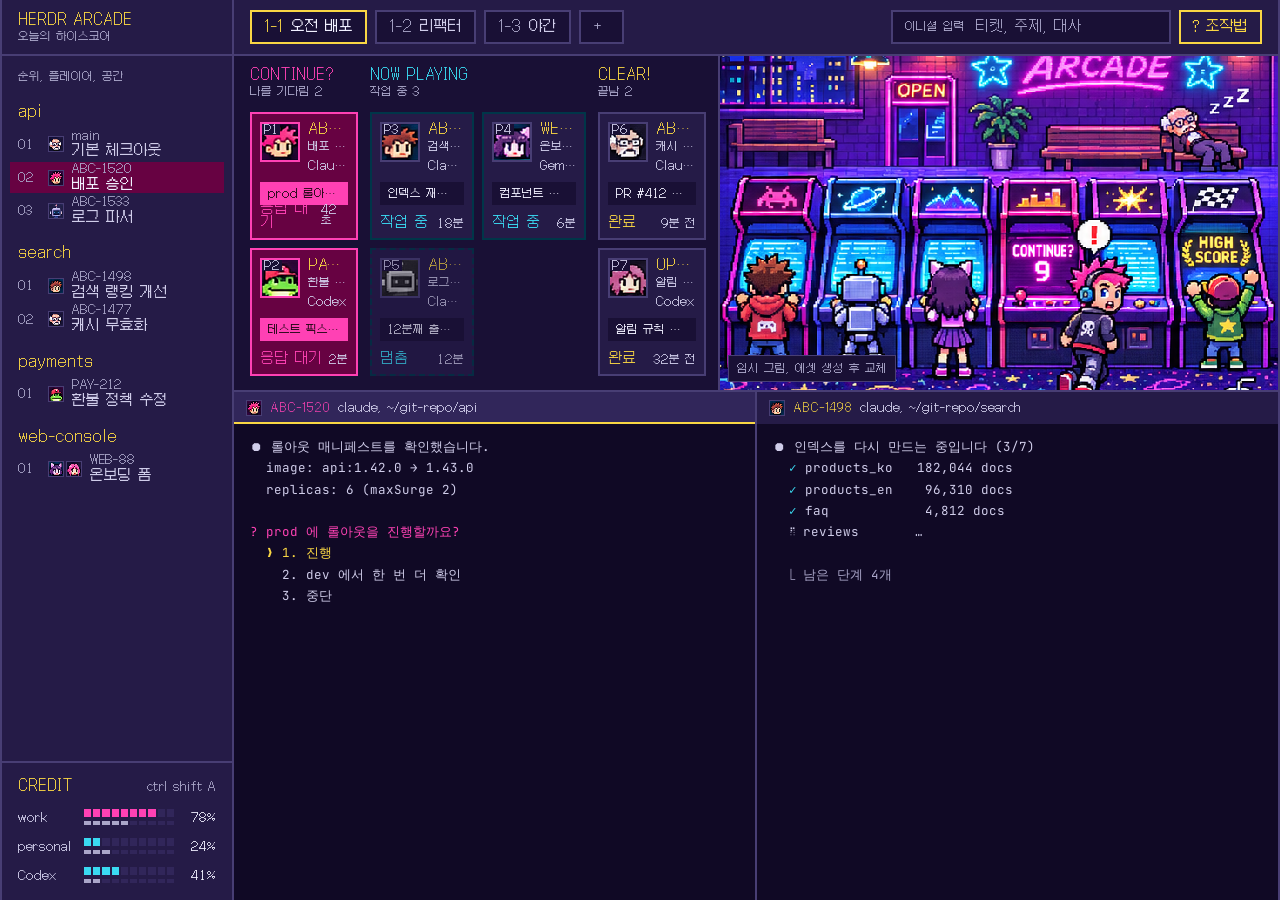
<file: design/index.html>
<!doctype html>
<html lang="ko">
<head>
<meta charset="utf-8">
<meta name="viewport" content="width=device-width, initial-scale=1">
<title>herdr-arcade 시안</title>
<meta name="description" content="herdr-arcade 레이아웃 시안: 세션은 플레이어 슬롯, 저장소는 하이스코어 표, 계정 사용량은 크레딧으로 보이는 오락실 화면.">
<link rel="stylesheet" href="./arcade.css">
</head>
<body>
<div class="app">

  <aside class="rail" aria-label="저장소와 공간">
    <div class="mark"><b>HERDR ARCADE</b><span>오늘의 하이스코어</span></div>
    <nav class="board">
      <h2>순위, 플레이어, 공간</h2>
      <section class="game">
        <h3>api</h3>
        <button class="rank" type="button"><span class="n">01</span><span class="faces"><img class="face" src="standin/p_oldman.png" alt=""></span><span class="who"><em>main</em><span>기본 체크아웃</span></span></button>
        <button class="rank" type="button" aria-current="true"><span class="n">02</span><span class="faces"><img class="face" src="standin/p_redkid.png" alt=""></span><span class="who"><em>ABC-1520</em><span>배포 승인</span></span></button>
        <button class="rank" type="button"><span class="n">03</span><span class="faces"><img class="face" src="standin/p_robot.png" alt=""></span><span class="who"><em>ABC-1533</em><span>로그 파서</span></span></button>
      </section>
      <section class="game">
        <h3>search</h3>
        <button class="rank" type="button"><span class="n">01</span><span class="faces"><img class="face" src="standin/p_brownkid.png" alt=""></span><span class="who"><em>ABC-1498</em><span>검색 랭킹 개선</span></span></button>
        <button class="rank" type="button"><span class="n">02</span><span class="faces"><img class="face" src="standin/p_oldman.png" alt=""></span><span class="who"><em>ABC-1477</em><span>캐시 무효화</span></span></button>
      </section>
      <section class="game">
        <h3>payments</h3>
        <button class="rank" type="button"><span class="n">01</span><span class="faces"><img class="face" src="standin/p_frog.png" alt=""></span><span class="who"><em>PAY-212</em><span>환불 정책 수정</span></span></button>
      </section>
      <section class="game">
        <h3>web-console</h3>
        <button class="rank" type="button"><span class="n">01</span><span class="faces"><img class="face" src="standin/p_catgirl.png" alt=""><img class="face" src="standin/p_pink.png" alt=""></span><span class="who"><em>WEB-88</em><span>온보딩 폼</span></span></button>
      </section>
    </nav>
    <section class="credit" aria-label="계정 사용량">
      <header><b>CREDIT</b><kbd>ctrl shift A</kbd></header>
      <div class="acct"><span>work</span><span><span class="pips hot"><i class="on"></i><i class="on"></i><i class="on"></i><i class="on"></i><i class="on"></i><i class="on"></i><i class="on"></i><i class="on"></i><i></i><i></i></span><span class="pips week"><i class="on"></i><i class="on"></i><i class="on"></i><i class="on"></i><i class="on"></i><i></i><i></i><i></i><i></i><i></i></span></span><span class="v">78%</span></div>
      <div class="acct"><span>personal</span><span><span class="pips"><i class="on"></i><i class="on"></i><i></i><i></i><i></i><i></i><i></i><i></i><i></i><i></i></span><span class="pips week"><i class="on"></i><i class="on"></i><i class="on"></i><i></i><i></i><i></i><i></i><i></i><i></i><i></i></span></span><span class="v">24%</span></div>
      <div class="acct"><span>Codex</span><span><span class="pips"><i class="on"></i><i class="on"></i><i class="on"></i><i class="on"></i><i></i><i></i><i></i><i></i><i></i><i></i></span><span class="pips week"><i class="on"></i><i class="on"></i><i></i><i></i><i></i><i></i><i></i><i></i><i></i><i></i></span></span><span class="v">41%</span></div>
    </section>
  </aside>

  <main class="main">
    <header class="head">
      <div role="tablist" aria-label="탭" style="display:contents">
        <button class="stage" role="tab" aria-selected="true" type="button"><b>1-1</b>오전 배포</button>
        <button class="stage" role="tab" aria-selected="false" type="button"><b>1-2</b>리팩터</button>
        <button class="stage" role="tab" aria-selected="false" type="button"><b>1-3</b>야간</button>
        <button class="stage" type="button" aria-label="새 탭"><b>+</b></button>
      </div>
      <div class="spacer"></div>
      <div class="initials"><label for="q">이니셜 입력</label><input id="q" type="search" placeholder="티켓, 주제, 대사" autocomplete="off"></div>
      <button class="howto" id="howto" type="button" aria-expanded="false" aria-controls="legend">? 조작법</button>
    </header>

    <section class="strip">
      <div class="slots" id="slots">
        <section class="group needs">
          <header><b>CONTINUE?</b><span>나를 기다림 2</span></header>
          <div class="cells">
            <button class="slot needs" type="button" data-term="t1" aria-pressed="true">
              <span class="pic"><img src="standin/p_redkid.png" alt=""><small>P1</small></span>
              <span class="who"><span class="key">ABC-1520</span><span class="topic">배포 승인</span><span class="topic">Claude</span></span>
              <span class="say">prod 롤아웃을 진행할까요?</span>
              <span class="state"><b>응답 대기</b><span class="clock">42초</span></span>
            </button>
            <button class="slot needs" type="button" data-term="t1" aria-pressed="false">
              <span class="pic"><img src="standin/p_frog.png" alt=""><small>P2</small></span>
              <span class="who"><span class="key">PAY-212</span><span class="topic">환불 정책</span><span class="topic">Codex</span></span>
              <span class="say">테스트 픽스처를 지워도 될까요?</span>
              <span class="state"><b>응답 대기</b><span class="clock">2분</span></span>
            </button>
          </div>
        </section>
        <section class="group play">
          <header><b>NOW PLAYING</b><span>작업 중 3</span></header>
          <div class="cells">
            <button class="slot play" type="button" data-term="t2" aria-pressed="false">
              <span class="pic"><img src="standin/p_brownkid.png" alt=""><small>P3</small></span>
              <span class="who"><span class="key">ABC-1498</span><span class="topic">검색 랭킹</span><span class="topic">Claude</span></span>
              <span class="say">인덱스 재구축 3/7</span>
              <span class="state"><b>작업 중</b><span class="clock">18분</span></span>
            </button>
            <button class="slot play" type="button" data-term="t2" aria-pressed="false">
              <span class="pic"><img src="standin/p_catgirl.png" alt=""><small>P4</small></span>
              <span class="who"><span class="key">WEB-88</span><span class="topic">온보딩 폼</span><span class="topic">Gemini</span></span>
              <span class="say">컴포넌트 테스트 작성 중</span>
              <span class="state"><b>작업 중</b><span class="clock">6분</span></span>
            </button>
            <button class="slot play pause" type="button" data-term="t2" aria-pressed="false">
              <span class="pic"><img src="standin/p_robot.png" alt=""><small>P5</small></span>
              <span class="who"><span class="key">ABC-1533</span><span class="topic">로그 파서</span><span class="topic">Claude</span></span>
              <span class="say">12분째 출력이 없음</span>
              <span class="state"><b>멈춤</b><span class="clock">12분</span></span>
            </button>
          </div>
        </section>
        <section class="group clear">
          <header><b>CLEAR!</b><span>끝남 2</span></header>
          <div class="cells">
            <button class="slot clear" type="button" data-term="t2" aria-pressed="false">
              <span class="pic"><img src="standin/p_oldman.png" alt=""><small>P6</small></span>
              <span class="who"><span class="key">ABC-1477</span><span class="topic">캐시 무효화</span><span class="topic">Claude</span></span>
              <span class="say">PR #412 를 올렸어요</span>
              <span class="state"><b>완료</b><span class="clock">9분 전</span></span>
            </button>
            <button class="slot clear" type="button" data-term="t2" aria-pressed="false">
              <span class="pic"><img src="standin/p_pink.png" alt=""><small>P7</small></span>
              <span class="who"><span class="key">OPS-31</span><span class="topic">알림 정리</span><span class="topic">Codex</span></span>
              <span class="say">알림 규칙 정리 완료</span>
              <span class="state"><b>완료</b><span class="clock">32분 전</span></span>
            </button>
          </div>
        </section>
        <div class="empty"><b>플레이어 없음</b><span>이 이니셜과 맞는 세션이 없어. 검색어를 지우면 전부 돌아와.</span></div>
      </div>

      <div class="scene" data-slot="scene 560x336, 오락실 장면 에셋">
        <img src="standin/scene.png" alt="오락실 장면: 오락기 여섯 대 앞에서 플레이하는 캐릭터들">
        <span class="tag" data-keep>임시 그림, 에셋 생성 후 교체</span>
      </div>

      <div class="legend" id="legend" hidden>
        <h2>HOW TO PLAY</h2>
        <p><span>세션 줄에 키보드 넘기기</span><kbd>ctrl alt P</kbd></p>
        <p><span>계정 팝업</span><kbd>ctrl shift A</kbd></p>
        <p><span>터미널 글자 크게, 작게</span><kbd>cmd + / cmd -</kbd></p>
        <p><span>글자 크기 되돌리기</span><kbd>cmd 0</kbd></p>
        <p><span>이전 터미널로</span><kbd>cmd [</kbd></p>
        <p><span>다음 터미널로</span><kbd>cmd ]</kbd></p>
        <p><span>카드 누르기</span><kbd>그 세션으로 이동</kbd></p>
        <p><span>이 화면 닫기</span><kbd>? 또는 esc</kbd></p>
      </div>
    </section>

    <section class="terms">
      <article class="term needs is-focus" id="t1">
        <header><img class="face" src="standin/p_redkid.png" alt=""><b>ABC-1520</b><span>claude, ~/git-repo/api</span></header>
        <pre>⏺ 롤아웃 매니페스트를 확인했습니다.
  image: api:1.42.0 → 1.43.0
  replicas: 6 (maxSurge 2)

<span class="q">? prod 에 롤아웃을 진행할까요?</span>
  <span class="sel">❯ 1. 진행</span>
    2. dev 에서 한 번 더 확인
    3. 중단</pre>
      </article>
      <article class="term" id="t2">
        <header><img class="face" src="standin/p_brownkid.png" alt=""><b>ABC-1498</b><span>claude, ~/git-repo/search</span></header>
        <pre>⏺ 인덱스를 다시 만드는 중입니다 (3/7)
  <span class="ok">✓</span> products_ko   182,044 docs
  <span class="ok">✓</span> products_en    96,310 docs
  <span class="ok">✓</span> faq            4,812 docs
  ⠋ reviews       …

<span class="dim">  ⎿ 남은 단계 4개</span></pre>
      </article>
    </section>
  </main>
</div>
<script>
(() => {
  const slots = document.getElementById('slots');
  const cards = [...slots.querySelectorAll('.slot')];
  cards.forEach((c) => c.addEventListener('click', () => {
    cards.forEach((x) => x.setAttribute('aria-pressed', String(x === c)));
    document.querySelectorAll('.term').forEach((t) => t.classList.toggle('is-focus', t.id === c.dataset.term));
  }));
  document.getElementById('q').addEventListener('input', (e) => {
    const q = e.target.value.trim().toLowerCase();
    let shown = 0;
    cards.forEach((c) => { const hit = !q || c.textContent.toLowerCase().includes(q); c.hidden = !hit; if (hit) shown++; });
    slots.classList.toggle('is-empty', shown === 0);
  });
  const btn = document.getElementById('howto');
  const legend = document.getElementById('legend');
  const toggle = (open) => { legend.hidden = !open; btn.setAttribute('aria-expanded', String(open)); };
  btn.addEventListener('click', () => toggle(legend.hidden));
  document.addEventListener('keydown', (e) => {
    if (e.target.matches('input')) return;
    if (e.key === '?') toggle(legend.hidden);
    if (e.key === 'Escape') toggle(false);
  });
})();
</script>
</body>
</html>
</file>
<file: design/arcade.css>
/* Hallmark · shape: app screen · genre: playful · theme: custom · idea: "the whole Herdr window is one arcade game screen: sessions are player slots, the rail is the high-score table, usage is credit" · vibe: "neighbourhood arcade at night, pixel HUD"
 * paper: oklch(21% 0.07 290) · accent: oklch(70% 0.25 350) · display: Galmuri14 · body: Galmuri11 · outlier: JetBrains Mono (terminal only)
 * nav: Herdr shell kept (rail left, head row, strip, terminals) · signature: the CONTINUE? player slot with its wait clock · states: needs you, playing, paused, clear, empty search
 * axes: dark/pixel/chromatic-magenta · posture: dark HUD, three role colours (magenta needs you, cyan playing, yellow score) · contrast: pass · v2.0.0 */
/* Hallmark · pre-emit critique: P4 H3 E4 S4 R3 V4 · weakest: R, the scene is a stand-in crop until the sprite sheets exist; it sits in a data-slot so the real art replaces it */
/* answered: uppercase arcade words (CONTINUE?, NOW PLAYING, CLEAR!) appear only as group heads in the display face, each with a Korean label; slot states are Korean */
@import url("./tokens.css");
@import url("./base.css");
@import url("https://fonts.googleapis.com/css2?family=JetBrains+Mono:wght@400;600&display=swap");

:root {
  --font-small: "Galmuri11", ui-monospace, monospace;
  --text-pixel: 14px;
  --text-pixel-s: 11px;
  --color-term: oklch(17% 0.055 290);
  --color-accent-soft: oklch(34% 0.14 350);
  --color-play: oklch(82% 0.13 210);
  --color-play-soft: oklch(30% 0.08 220);
  --color-score: oklch(88% 0.16 95);
  --px: 2px;
}

@font-face { font-family: "Galmuri14"; src: url("./fonts/Galmuri14.woff2") format("woff2"); font-display: block; }
@font-face { font-family: "Galmuri11"; src: url("./fonts/Galmuri11.woff2") format("woff2"); font-display: block; }
body { background: var(--color-paper); font-size: var(--text-pixel); -webkit-font-smoothing: none; }

.app {
  display: grid;
  grid-template-columns: 232px minmax(0, 1fr);
  width: 100%;
  max-width: 1440px;
  height: 900px;
  margin-inline: auto;
  background: var(--color-paper);
  border-inline: var(--px) solid var(--color-rule);
}

/* rail: the high-score table */
.rail { display: flex; flex-direction: column; min-height: 0; background: var(--color-paper-2); border-right: var(--px) solid var(--color-rule); }
.mark { display: flex; flex-direction: column; justify-content: center; gap: var(--space-2xs); height: 56px; padding: 0 var(--space-md); border-bottom: var(--px) solid var(--color-rule); }
.mark b { font-family: var(--font-display); font-size: var(--text-pixel); font-weight: 400; color: var(--color-score); line-height: 1; }
.mark span { font-family: var(--font-small); font-size: var(--text-pixel-s); color: var(--color-muted); line-height: 1; }
.board { flex: 1; overflow: auto; padding: var(--space-sm) var(--space-xs); display: flex; flex-direction: column; gap: var(--space-md); }
.board h2 { font-family: var(--font-body); font-size: var(--text-pixel-s); font-weight: 400; color: var(--color-muted); padding: 0 var(--space-xs); }
.game { display: flex; flex-direction: column; gap: var(--space-3xs); }
.game h3 { font-family: var(--font-display); font-size: var(--text-pixel); font-weight: 400; color: var(--color-score); padding: 0 var(--space-xs) var(--space-2xs); }
.rank { display: grid; grid-template-columns: 22px auto minmax(0, 1fr); align-items: center; gap: var(--space-xs); min-height: 30px; padding: 0 var(--space-xs); border: 0; background: transparent; color: var(--color-ink-2); text-align: left; cursor: pointer; font-size: var(--text-pixel); }
.rank:hover { background: var(--color-paper-3); }
.rank[aria-current="true"] { background: var(--color-accent-soft); color: var(--color-ink); }
.rank .n { color: var(--color-muted); font-size: var(--text-pixel-s); font-variant-numeric: tabular-nums; }
.rank .faces { display: flex; gap: var(--space-3xs); }
.rank .who { display: flex; flex-direction: column; min-width: 0; line-height: 1.25; }
.rank .who em { font-style: normal; color: var(--color-muted); font-size: var(--text-pixel-s); }
.rank .who span { white-space: nowrap; overflow: hidden; text-overflow: ellipsis; }
.face { width: 16px; height: 16px; image-rendering: pixelated; border: 1px solid var(--color-rule); background: var(--color-paper); }

.credit { border-top: var(--px) solid var(--color-rule); padding: var(--space-sm) var(--space-md) var(--space-md); display: flex; flex-direction: column; gap: var(--space-sm); }
.credit header { display: flex; justify-content: space-between; align-items: baseline; }
.credit header b { font-family: var(--font-display); font-weight: 400; color: var(--color-score); font-size: var(--text-pixel); }
.credit header kbd { font-family: var(--font-body); font-size: var(--text-pixel-s); color: var(--color-muted); }
.acct { display: grid; grid-template-columns: 58px minmax(0, 1fr) 34px; gap: var(--space-xs); align-items: center; font-size: var(--text-pixel-s); color: var(--color-ink-2); }
.acct .v { text-align: right; font-variant-numeric: tabular-nums; color: var(--color-ink); }
.pips { display: grid; grid-template-columns: repeat(10, minmax(0, 1fr)); gap: var(--space-3xs); }
.pips + .pips { margin-top: var(--space-2xs); }
.pips i { height: 8px; background: var(--color-paper-3); }
.pips i.on { background: var(--color-play); }
.pips.hot i.on { background: var(--color-accent); }
.pips.week i { height: 4px; }
.pips.week i.on { background: var(--color-muted); }

/* head row: stages, initials, how to play */
.main { display: flex; flex-direction: column; min-width: 0; min-height: 0; }
.head { display: flex; align-items: center; gap: var(--space-xs); height: 56px; padding: 0 var(--space-md); border-bottom: var(--px) solid var(--color-rule); background: var(--color-paper-2); }
.stage { height: 34px; padding: 0 var(--space-sm); border: var(--px) solid var(--color-rule); background: var(--color-paper); color: var(--color-ink-2); font-size: var(--text-pixel); cursor: pointer; }
.stage b { font-family: var(--font-display); font-weight: 400; color: var(--color-muted); margin-right: var(--space-xs); }
.stage[aria-selected="true"] { border-color: var(--color-score); color: var(--color-ink); }
.stage[aria-selected="true"] b { color: var(--color-score); }
.stage:hover { background: var(--color-paper-3); }
.spacer { flex: 1; }
.initials { display: flex; align-items: center; gap: var(--space-xs); height: 34px; width: 280px; padding: 0 var(--space-sm); border: var(--px) solid var(--color-rule); background: var(--color-paper); }
.initials:focus-within { border-color: var(--color-score); }
.initials label { font-size: var(--text-pixel-s); color: var(--color-muted); white-space: nowrap; }
.initials input { flex: 1; min-width: 0; border: 0; outline: 0; background: transparent; color: var(--color-score); font-family: var(--font-display); font-size: var(--text-pixel); }
.initials input::placeholder { color: var(--color-muted); }
.howto { height: 34px; padding: 0 var(--space-sm); border: var(--px) solid var(--color-score); background: transparent; color: var(--color-score); font-size: var(--text-pixel); cursor: pointer; }
.howto:hover, .howto[aria-expanded="true"] { background: var(--color-score); color: var(--color-paper); }

/* strip: player slots and the stage */
.strip { position: relative; display: grid; grid-template-columns: minmax(0, 1fr) 560px; height: 336px; border-bottom: var(--px) solid var(--color-rule); }
.slots { display: grid; grid-template-columns: minmax(0, 1fr) minmax(0, 2fr) minmax(0, 1fr); gap: var(--space-sm); padding: var(--space-sm) var(--space-sm) var(--space-sm) var(--space-md); min-width: 0; }
.group { display: flex; flex-direction: column; gap: var(--space-xs); min-width: 0; }
.group > header { display: flex; flex-direction: column; gap: var(--space-2xs); height: 36px; }
.group > header b { font-family: var(--font-display); font-weight: 400; font-size: var(--text-pixel); line-height: 1; }
.group > header span { font-family: var(--font-small); font-size: var(--text-pixel-s); color: var(--color-muted); line-height: 1; }
.group.needs > header b { color: var(--color-accent); }
.group.play > header b { color: var(--color-play); }
.group.clear > header b { color: var(--color-score); }
.cells { display: grid; grid-template-columns: minmax(0, 1fr); grid-auto-rows: 128px; gap: var(--space-xs); }
.group.play .cells { grid-template-columns: repeat(2, minmax(0, 1fr)); }

.slot { position: relative; display: grid; grid-template-columns: 40px minmax(0, 1fr); grid-template-rows: auto auto 1fr; column-gap: var(--space-xs); row-gap: var(--space-xs); padding: var(--space-xs); border: var(--px) solid var(--color-rule); background: var(--color-paper-2); color: var(--color-ink); text-align: left; cursor: pointer; min-width: 0; font-size: var(--text-pixel); }
.slot:hover { background: var(--color-paper-3); }
.slot[aria-pressed="true"] { border-color: var(--color-score); }
.slot .pic { grid-row: 1; position: relative; width: 40px; height: 40px; border: var(--px) solid var(--color-rule); background: var(--color-paper); }
.slot .pic img { width: 100%; height: 100%; image-rendering: pixelated; object-fit: cover; }
.slot .pic small { position: absolute; left: 0; top: 0; padding: 0 var(--space-3xs); background: var(--color-paper); font-family: var(--font-small); font-size: var(--text-pixel-s); line-height: 1; color: var(--color-ink-2); }
.slot .key { font-family: var(--font-display); color: var(--color-score); font-size: var(--text-pixel); line-height: 1; white-space: nowrap; overflow: hidden; text-overflow: ellipsis; }
.slot .topic { grid-column: 2; font-family: var(--font-small); color: var(--color-ink-2); font-size: var(--text-pixel-s); line-height: 1.35; white-space: nowrap; overflow: hidden; text-overflow: ellipsis; }
.slot .say { grid-column: 1 / 3; padding: var(--space-2xs) var(--space-xs); background: var(--color-paper); color: var(--color-ink); font-family: var(--font-small); font-size: var(--text-pixel-s); line-height: 1.4; white-space: nowrap; overflow: hidden; text-overflow: ellipsis; }
.slot .state { grid-column: 1 / 3; align-self: end; display: flex; justify-content: space-between; align-items: baseline; font-family: var(--font-display); font-size: var(--text-pixel); color: var(--color-muted); line-height: 1; }
.slot .state b { font-family: var(--font-display); font-weight: 400; font-size: var(--text-pixel); line-height: 1; }
.slot .clock { font-family: var(--font-small); font-size: var(--text-pixel-s); line-height: 1; color: var(--color-ink-2); font-variant-numeric: tabular-nums; }

.slot.needs { border-color: var(--color-accent); background: var(--color-accent-soft); }
.slot.needs .say { background: var(--color-accent); color: var(--color-accent-ink); }
.slot.needs .state b { color: var(--color-accent); animation: blink 1s steps(1) infinite; }
.slot.needs .pic { border-color: var(--color-accent); }
.slot.needs .pic img { animation: bob 0.8s steps(2) infinite; }
.slot.play { border-color: var(--color-play-soft); }
.slot.play .state b { color: var(--color-play); }
.slot.pause { opacity: 0.72; border-style: dashed; }
.slot.pause .pic img { filter: grayscale(1); }
.slot.clear .state b { color: var(--color-score); }
.slot.clear .pic img { filter: saturate(0.6); }
.slot[hidden] { display: none; }

@keyframes blink { 50% { opacity: 0; } }
@keyframes bob { 50% { transform: translateY(-2px); } }

.empty { grid-column: 1 / -1; align-self: center; justify-self: center; text-align: center; display: none; flex-direction: column; gap: var(--space-xs); color: var(--color-muted); font-size: var(--text-pixel); }
.empty b { font-family: var(--font-display); font-weight: 400; color: var(--color-score); font-size: 1.05rem; }
.slots.is-empty .group { display: none; }
.slots.is-empty .empty { display: flex; }

.scene { position: relative; border-left: var(--px) solid var(--color-rule); }
.scene .tag { position: absolute; left: var(--space-xs); bottom: var(--space-xs); z-index: 2; padding: var(--space-2xs) var(--space-xs); background: var(--color-paper); color: var(--color-muted); font-size: 11px; border: 1px solid var(--color-rule); }
.scene img { image-rendering: pixelated; }

/* terminals */
.terms { flex: 1; display: grid; grid-template-columns: minmax(0, 1fr) minmax(0, 1fr); gap: var(--px); background: var(--color-rule); min-height: 0; }
.term { display: flex; flex-direction: column; min-width: 0; background: var(--color-term); }
.term > header { display: flex; align-items: center; gap: var(--space-xs); height: 32px; padding: 0 var(--space-sm); background: var(--color-paper-2); font-size: var(--text-pixel-s); color: var(--color-ink-2); }
.term > header b { font-family: var(--font-display); font-weight: 400; color: var(--color-score); }
.term.is-focus > header { background: var(--color-paper-3); box-shadow: inset 0 -2px 0 var(--color-score); }
.term.needs > header b { color: var(--color-accent); }
.term pre { margin: 0; padding: var(--space-sm) var(--space-md); font-family: var(--font-outlier); font-size: 12.5px; line-height: 1.7; color: var(--color-ink-2); white-space: pre-wrap; }
.term .q { color: var(--color-accent); }
.term .sel { color: var(--color-score); }
.term .ok { color: var(--color-play); }
.term .dim { color: var(--color-muted); }

/* how to play */
.legend { position: absolute; inset: var(--space-sm) var(--space-sm) var(--space-sm) var(--space-md); z-index: var(--z-modal); display: grid; grid-template-columns: minmax(0, 1fr) minmax(0, 1fr); gap: var(--space-xs) var(--space-xl); align-content: center; padding: var(--space-lg) var(--space-xl); background: var(--color-paper); border: var(--px) solid var(--color-score); }
.legend h2 { grid-column: 1 / -1; font-family: var(--font-display); font-weight: 400; font-size: 1.25rem; color: var(--color-score); margin-bottom: var(--space-xs); }
.legend p { display: flex; justify-content: space-between; gap: var(--space-md); font-size: var(--text-pixel); color: var(--color-ink-2); border-bottom: 1px solid var(--color-rule); padding-bottom: var(--space-xs); max-width: none; }
.legend kbd { font-family: var(--font-display); color: var(--color-ink); }

.stage:active, .slot:active, .rank:active, .howto:active { transform: translateY(1px); }
button:disabled { opacity: 0.4; cursor: not-allowed; }
button:focus-visible, input:focus-visible { outline: 2px solid var(--color-focus); outline-offset: 2px; }
.slot .who { display: flex; flex-direction: column; gap: var(--space-2xs); min-width: 0; }
.slot .who .topic { grid-column: auto; }
</file>
